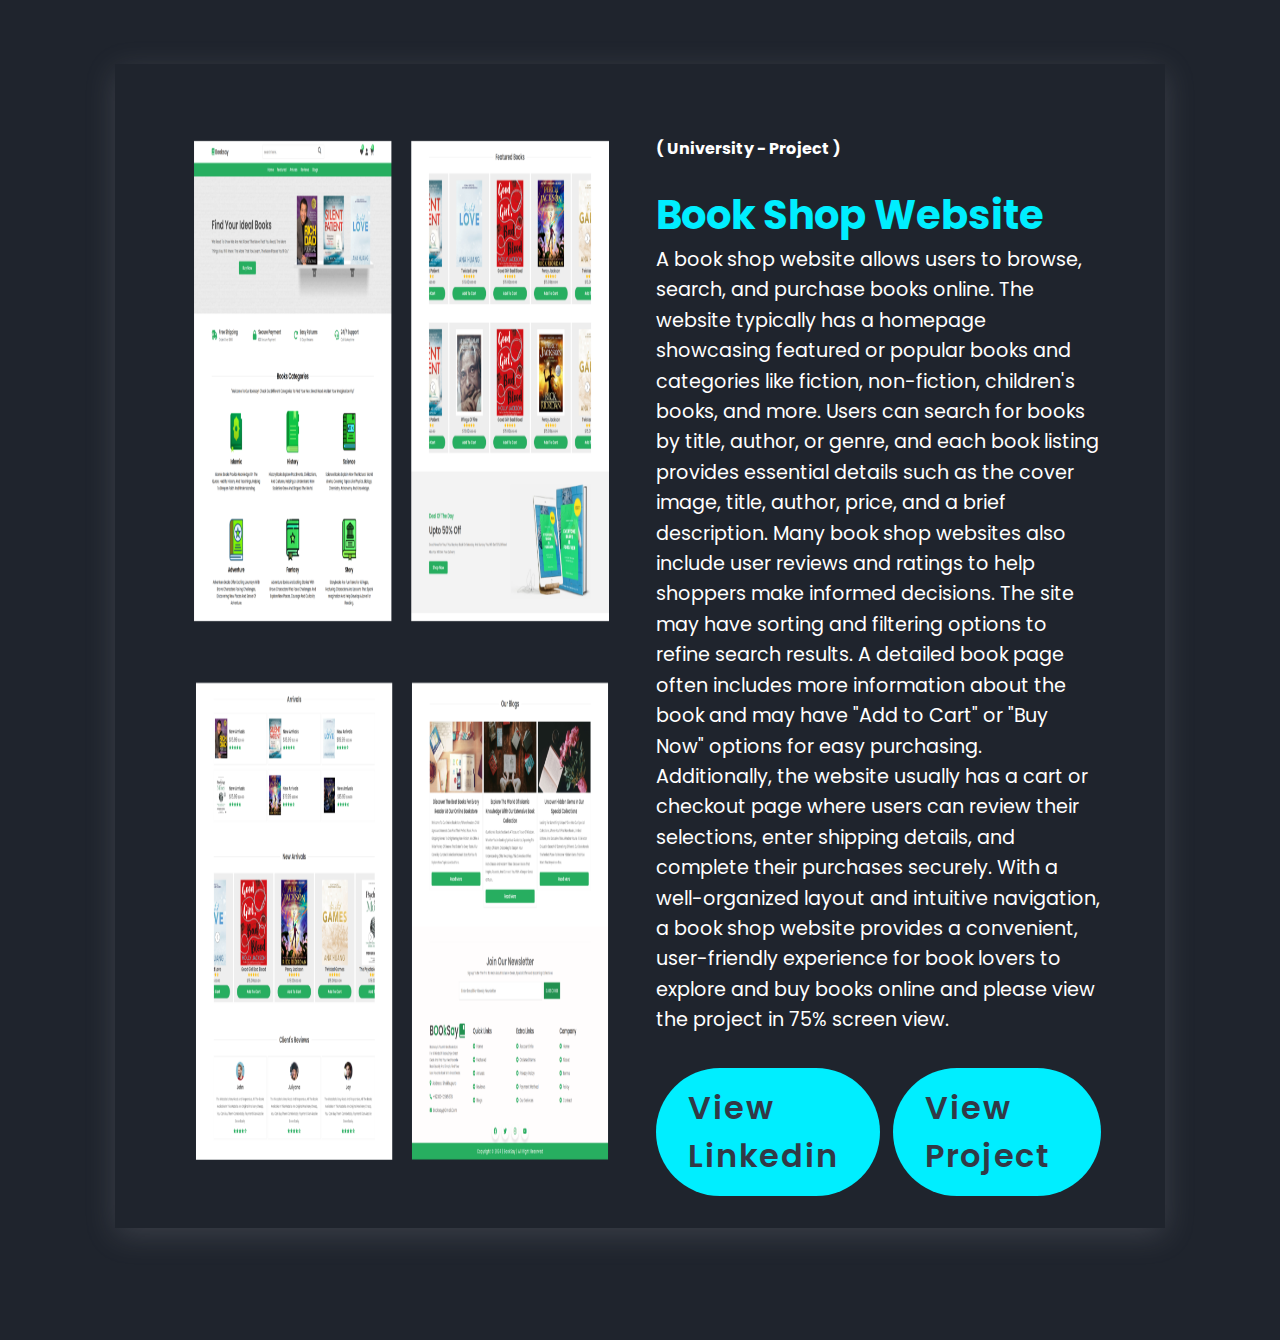
<file: bookshop.html>
<!DOCTYPE html>
<html lang="en">
<head>
    <meta charset="UTF-8">
    <meta name="viewport" content="width=device-width, initial-scale=1.0">
    <title>Project</title>
    <link rel="shortcut icon" href="./images/Logo.png" type="image/x-icon">
    <link rel="stylesheet" href="style.css">
    <link rel="stylesheet" href="https://cdn.jsdelivr.net/npm/bootstrap-icons@1.11.3/font/bootstrap-icons.min.css">
    <link rel="stylesheet" href="https://cdnjs.cloudflare.com/ajax/libs/font-awesome/5.15.3/css/all.min.css" />
</head>
<body>
    <section>
        <div class="container-section">
            
            <div class="weather-container">
                <div class="weather-img1">
                    <img src="./images/Projects/bookshop.png" >
                </div>
                <div class="weather-text">
                    <h4>( University - Project )</h4>
                    <h1 class="text-h1"><span>Book Shop Website</span></h1>
                    <p>A book shop website allows users to browse, search, and purchase books online. The website typically has a homepage showcasing featured or popular books and categories like fiction, non-fiction, children's books, and more. Users can search for books by title, author, or genre, and each book listing provides essential details such as the cover image, title, author, price, and a brief description. Many book shop websites also include user reviews and ratings to help shoppers make informed decisions. The site may have sorting and filtering options to refine search results. A detailed book page often includes more information about the book and may have "Add to Cart" or "Buy Now" options for easy purchasing. Additionally, the website usually has a cart or checkout page where users can review their selections, enter shipping details, and complete their purchases securely. With a well-organized layout and intuitive navigation, a book shop website provides a convenient, user-friendly experience for book lovers to explore and buy books online and please view the project in 75% screen view.<p>
                    <div class="btns">
                        <a href="#" class="btn">View Linkedin</a>
                        <a href="https://code-with-waseem.github.io/Bookshop/" class="btn">View Project</a>
                    </div>
              </div>
           </div>
       </div>
    </section>
</body>
</html>
</file>
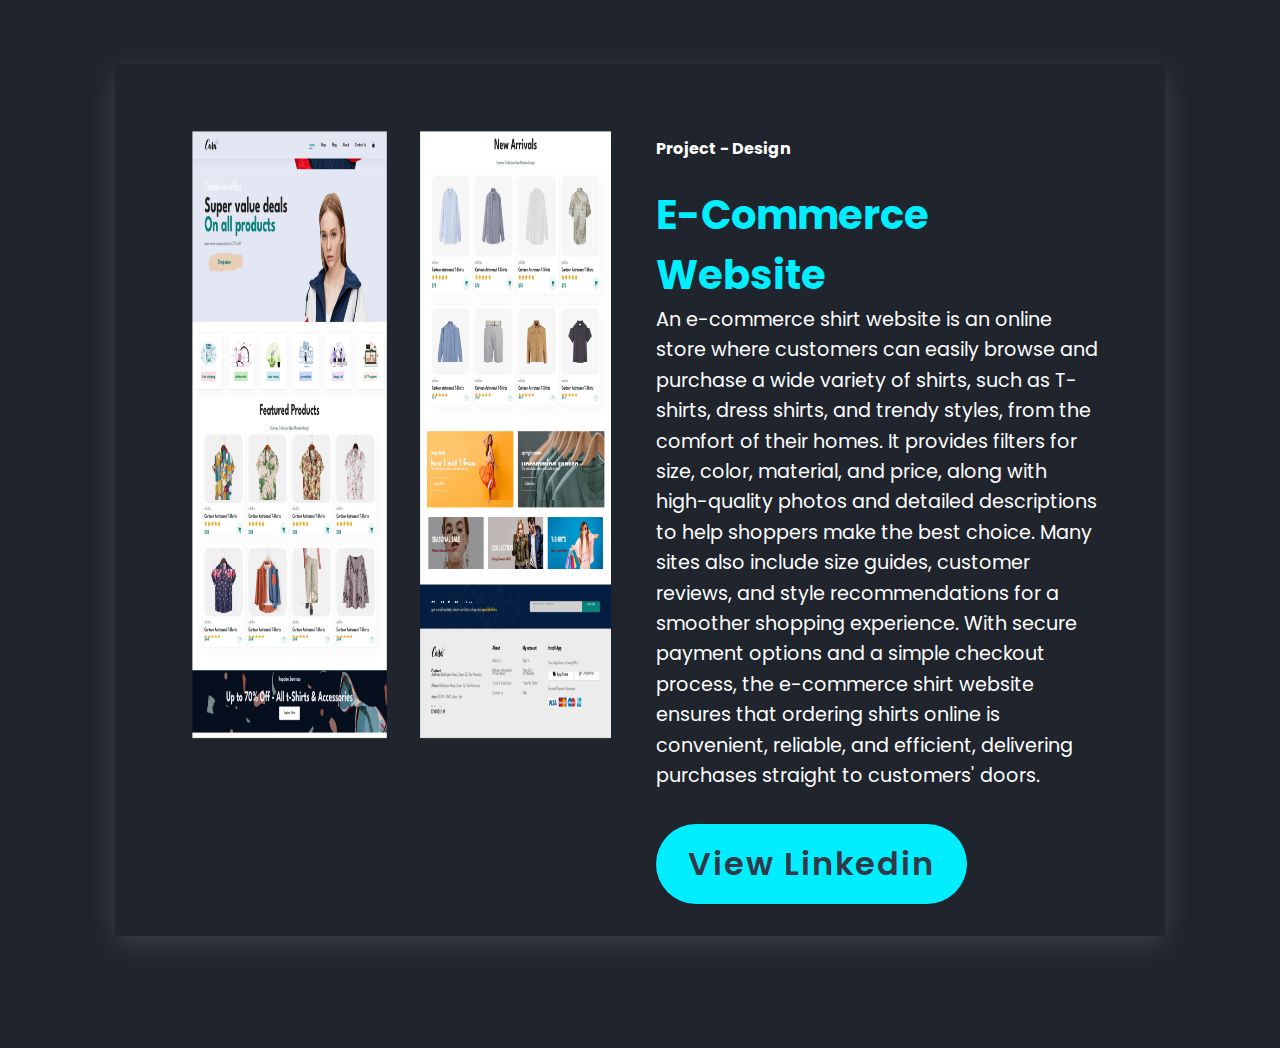
<file: ecommerce.html>
<!DOCTYPE html>
<html lang="en">
<head>
    <meta charset="UTF-8">
    <meta name="viewport" content="width=device-width, initial-scale=1.0">
    <title>Project</title>
    <link rel="shortcut icon" href="./images/Logo.png" type="image/x-icon">
    <link rel="stylesheet" href="style.css">
    <link rel="stylesheet" href="https://cdn.jsdelivr.net/npm/bootstrap-icons@1.11.3/font/bootstrap-icons.min.css">
    <link rel="stylesheet" href="https://cdnjs.cloudflare.com/ajax/libs/font-awesome/5.15.3/css/all.min.css" />
</head>
<body>
    <section>
        <div class="container-section">
            
            <div class="weather-container">
                <div class="ecom-img">
                    <img src="./images/Projects/ecommerce.png" >
                </div>
                <div class="weather-text">
                    <h4>Project - Design</h4>
                    <h1 class="text-h1"><span> E-Commerce Website</span></h1>
                    <p>
                        An e-commerce shirt website is an online store where customers can easily browse and purchase a wide variety of shirts, such as T-shirts, dress shirts, and trendy styles, from the comfort of their homes. It provides filters for size, color, material, and price, along with high-quality photos and detailed descriptions to help shoppers make the best choice. Many sites also include size guides, customer reviews, and style recommendations for a smoother shopping experience. With secure payment options and a simple checkout process, the e-commerce shirt website ensures that ordering shirts online is convenient, reliable, and efficient, delivering purchases straight to customers' doors.<p>
                    <div class="btns">
                        <a href="#" class="btn">View Linkedin</a>
                    </div>
              </div>
           </div>
       </div>
    </section>
</body>
</html>
</file>
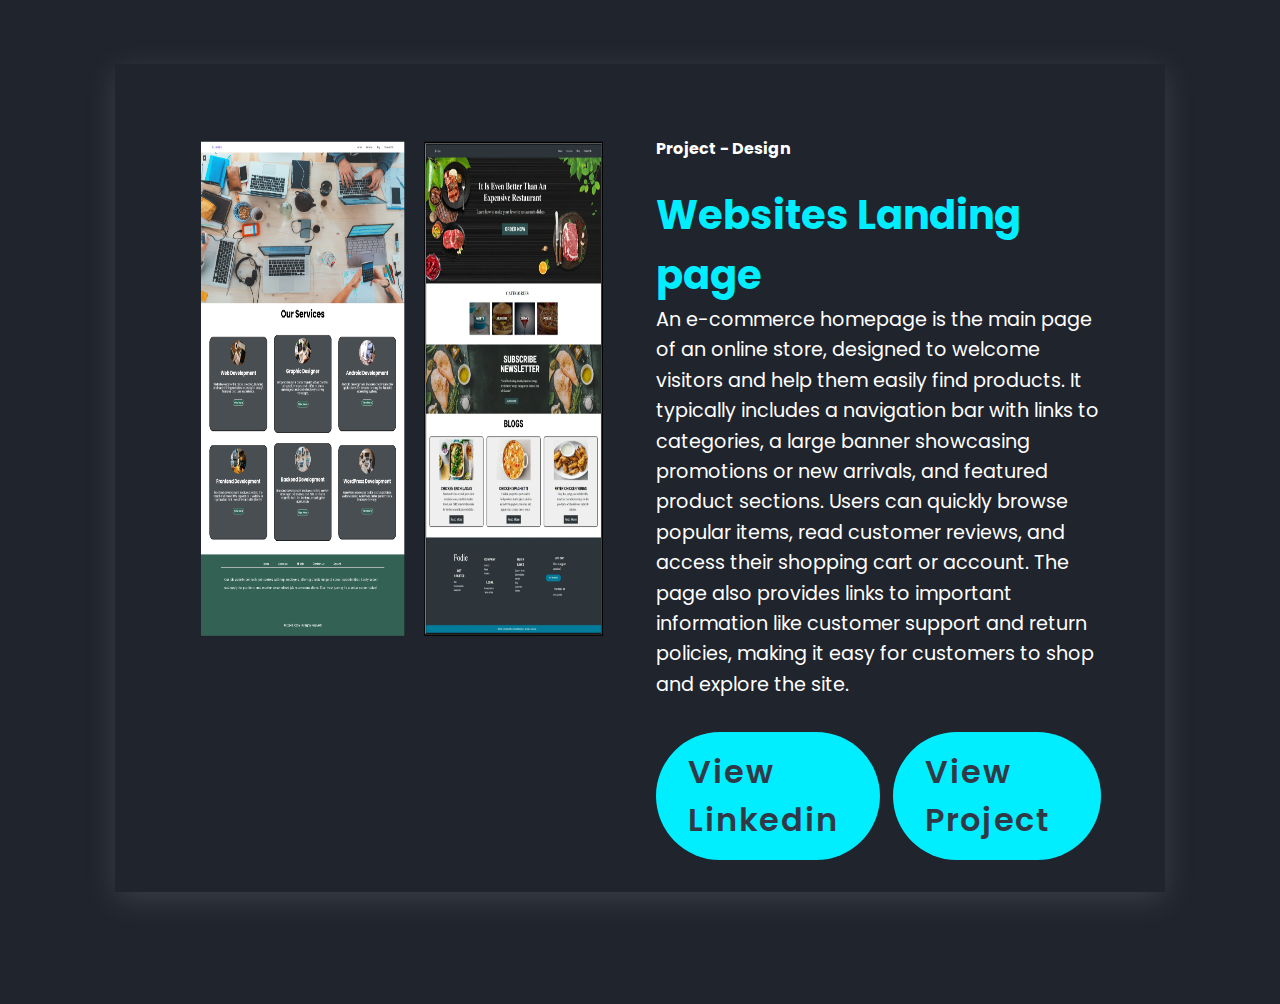
<file: landingPage.html>
<!DOCTYPE html>
<html lang="en">
<head>
    <meta charset="UTF-8">
    <meta name="viewport" content="width=device-width, initial-scale=1.0">
    <title>Project</title>
    <link rel="shortcut icon" href="./images/Logo.png" type="image/x-icon">
    <link rel="stylesheet" href="style.css">
    <link rel="stylesheet" href="https://cdn.jsdelivr.net/npm/bootstrap-icons@1.11.3/font/bootstrap-icons.min.css">
    <link rel="stylesheet" href="https://cdnjs.cloudflare.com/ajax/libs/font-awesome/5.15.3/css/all.min.css" />
</head>
<body>
    <section>
        <div class="container-section">
            
            <div class="weather-container">
                <div class="onepage-img">
                    <img src="./images/Projects/single page.png" >
                </div>
                <div class="weather-text">
                    <h4>Project - Design</h4>
                    <h1 class="text-h1"><span>Websites Landing page</span></h1>
                    <p>An e-commerce homepage is the main page of an online store, designed to welcome visitors and help them easily find products. It typically includes a navigation bar with links to categories, a large banner showcasing promotions or new arrivals, and featured product sections. Users can quickly browse popular items, read customer reviews, and access their shopping cart or account. The page also provides links to important information like customer support and return policies, making it easy for customers to shop and explore the site.<p>
                    <div class="btns">
                        <a href="https://www.linkedin.com/posts/imuhammadwaseem_100daysofcode-100daysofcode-activity-7240390453102043136-UXhS?utm_source=share&utm_medium=member_desktop" class="btn">View Linkedin</a>
                        <a href="https://www.linkedin.com/posts/imuhammadwaseem_100daysofcode-100daysofcode-activity-7240390453102043136-UXhS?utm_source=share&utm_medium=member_desktop" class="btn">View Project</a>
                    </div>
              </div>
           </div>
       </div>
    </section>
</body>
</html>
</file>
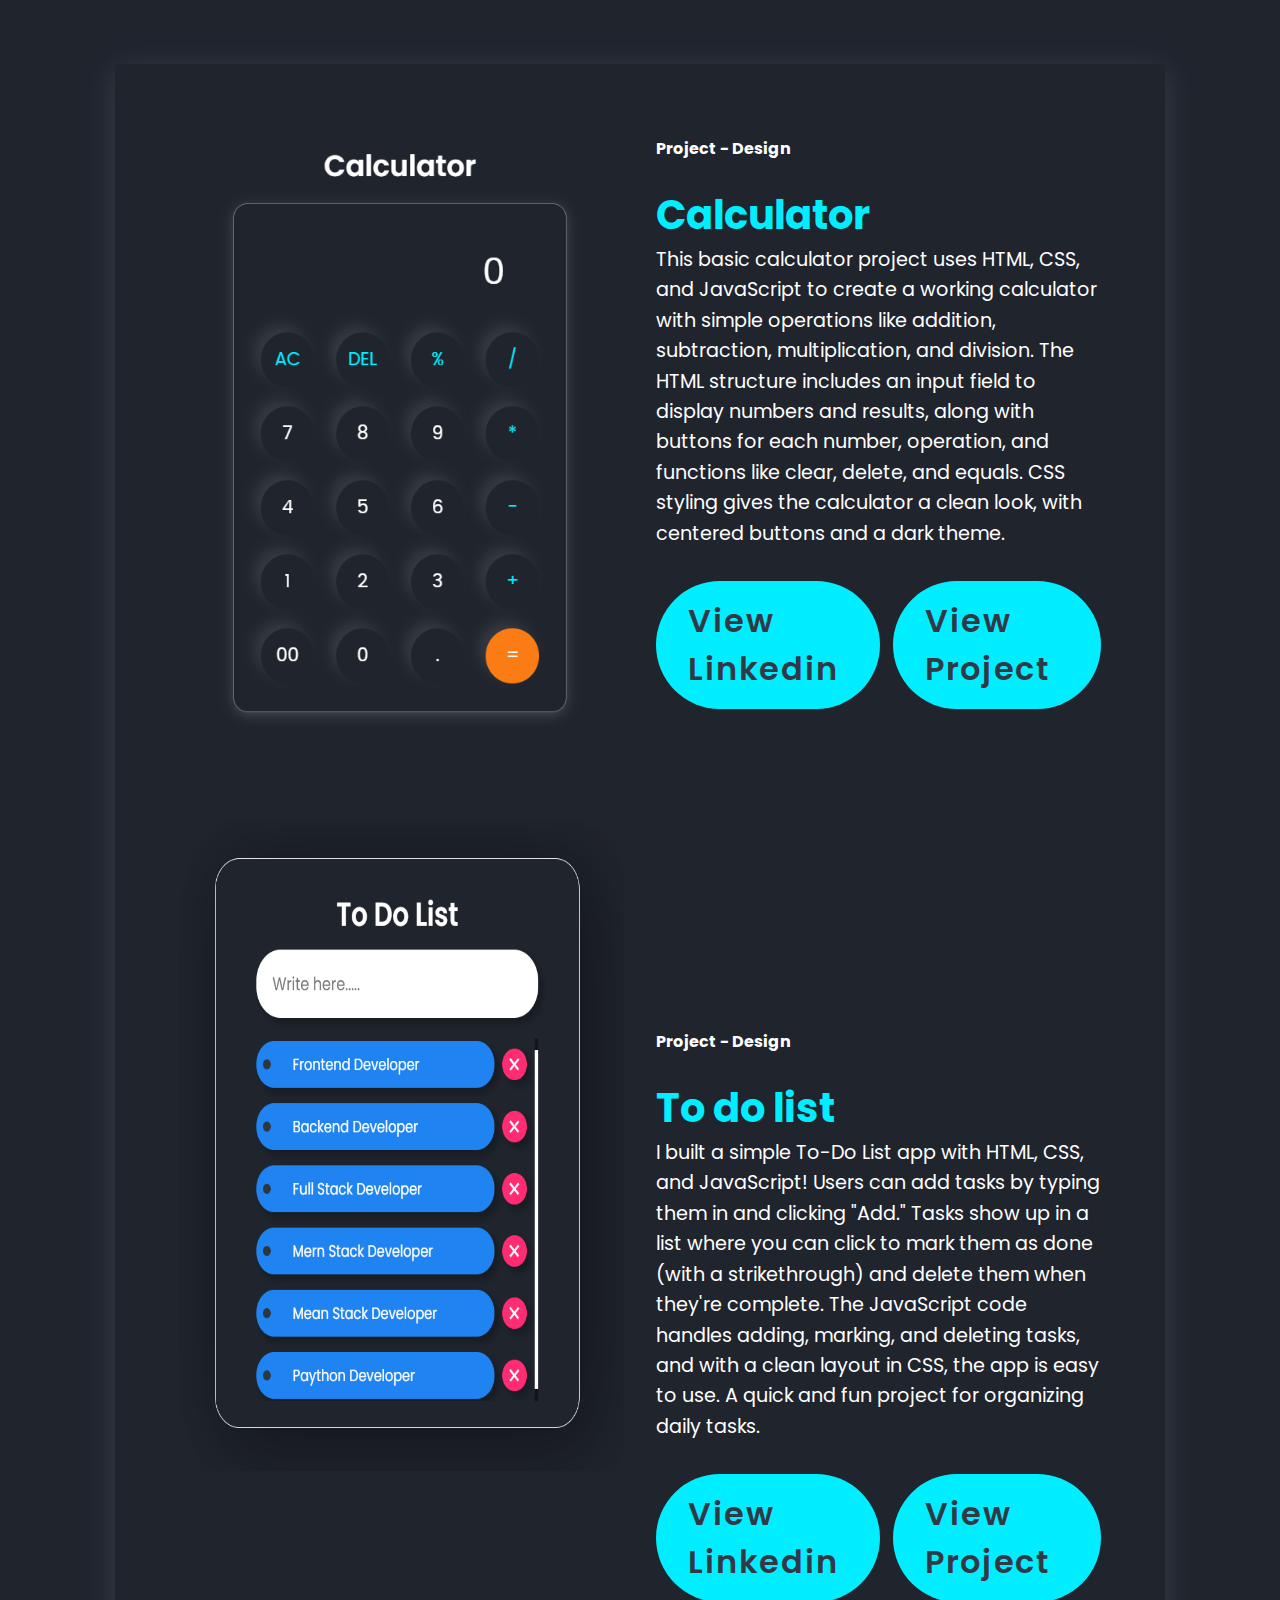
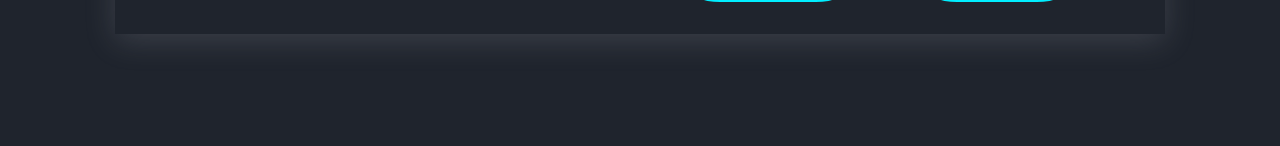
<file: projects.html>
<!DOCTYPE html>
<html lang="en">
<head>
    <meta charset="UTF-8">
    <meta name="viewport" content="width=device-width, initial-scale=1.0">
    <title>Project</title>
    <link rel="shortcut icon" href="./images/Logo.png" type="image/x-icon">
    <link rel="stylesheet" href="style.css">
    <link rel="stylesheet" href="https://cdn.jsdelivr.net/npm/bootstrap-icons@1.11.3/font/bootstrap-icons.min.css">
    <link rel="stylesheet" href="https://cdnjs.cloudflare.com/ajax/libs/font-awesome/5.15.3/css/all.min.css" />
</head>
<body>
    <section>
        <div class="container-section">
            
            <div class="weather-container">
                <div class="calculator-img">
                    <img src="./images/Projects/calculator.png" >
                    <img src="./images/Projects/to do list (2).png" >

                </div>
                <div class="weather-text">
                    <h4>Project - Design</h4>
                    <h1 class="text-h1"><span>Calculator</span></h1>
                    <p>This basic calculator project uses HTML, CSS, and JavaScript to create a working calculator with simple operations like addition, subtraction, multiplication, and division. The HTML structure includes an input field to display numbers and results, along with buttons for each number, operation, and functions like clear, delete, and equals. CSS styling gives the calculator a clean look, with centered buttons and a dark theme.<p>
                    <div class="btns">
                        <a href="#" class="btn">View Linkedin</a>
                        <a href="https://code-with-waseem.github.io/calculator/" class="btn">View Project</a>
                    </div>
                    <div class="to-do-list">
                        <h4>Project - Design</h4>
                        <h1 class="text-h1"><span>To do list</span></h1>
                        <p>I built a simple To-Do List app with HTML, CSS, and JavaScript! Users can add tasks by typing them in and clicking "Add." Tasks show up in a list where you can click to mark them as done (with a strikethrough) and delete them when they're complete. The JavaScript code handles adding, marking, and deleting tasks, and with a clean layout in CSS, the app is easy to use. A quick and fun project for organizing daily tasks.</p>
                        <div class="btns">
                            <a href="#" class="btn">View Linkedin</a>
                            <a href="https://code-with-waseem.github.io/Todolist/" class="btn">View Project</a>
                       </div>
                    </div>
                    
              </div>
           </div>
       </div>
    </section>
</body>
</html>
</file>
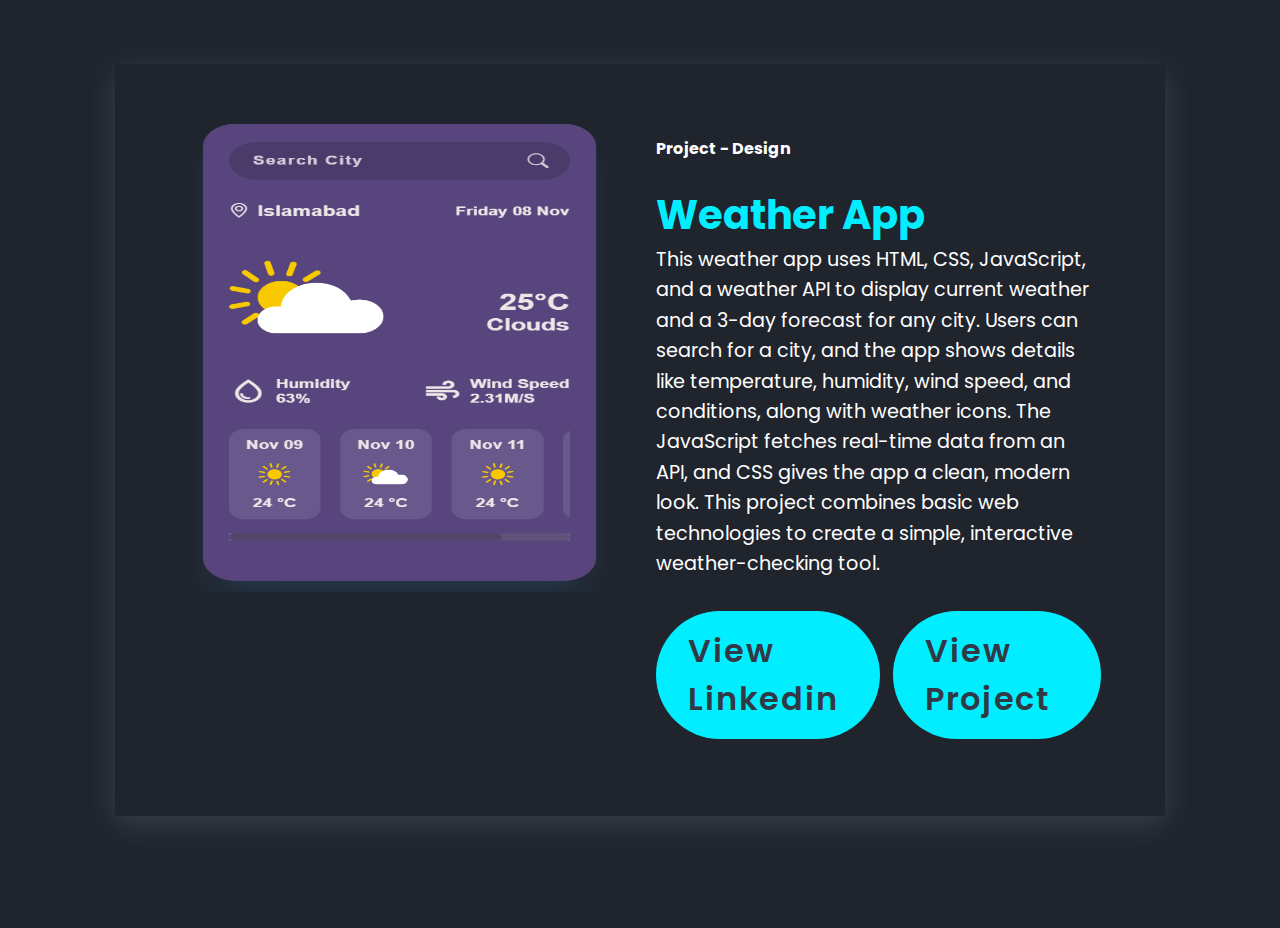
<file: weather.html>
<!DOCTYPE html>
<html lang="en">
<head>
    <meta charset="UTF-8">
    <meta name="viewport" content="width=device-width, initial-scale=1.0">
    <title>Project</title>
    <link rel="shortcut icon" href="./images/Logo.png" type="image/x-icon">
    <link rel="stylesheet" href="style.css">
    <link rel="stylesheet" href="https://cdn.jsdelivr.net/npm/bootstrap-icons@1.11.3/font/bootstrap-icons.min.css">
    <link rel="stylesheet" href="https://cdnjs.cloudflare.com/ajax/libs/font-awesome/5.15.3/css/all.min.css" />
</head>
<body>
    <section>
        <div class="container-section">
            
            <div class="weather-container">
                <div class="weather-img">
                    <img src="./images/Projects/2.png" >
                </div>
                <div class="weather-text">
                    <h4>Project - Design</h4>
                    <h1 class="text-h1"><span>Weather App</span></h1>
                    <p>This weather app uses HTML, CSS, JavaScript, and a weather API to display current weather and a 3-day forecast for any city. Users can search for a city, and the app shows details like temperature, humidity, wind speed, and conditions, along with weather icons. The JavaScript fetches real-time data from an API, and CSS gives the app a clean, modern look. This project combines basic web technologies to create a simple, interactive weather-checking tool.<p>
                    <div class="btns">
                        <a href="#" class="btn">View Linkedin</a>
                        <a href="https://code-with-waseem.github.io/weather/" class="btn">View Project</a>
                    </div>
              </div>
           </div>
       </div>
    </section>
</body>
</html>
</file>
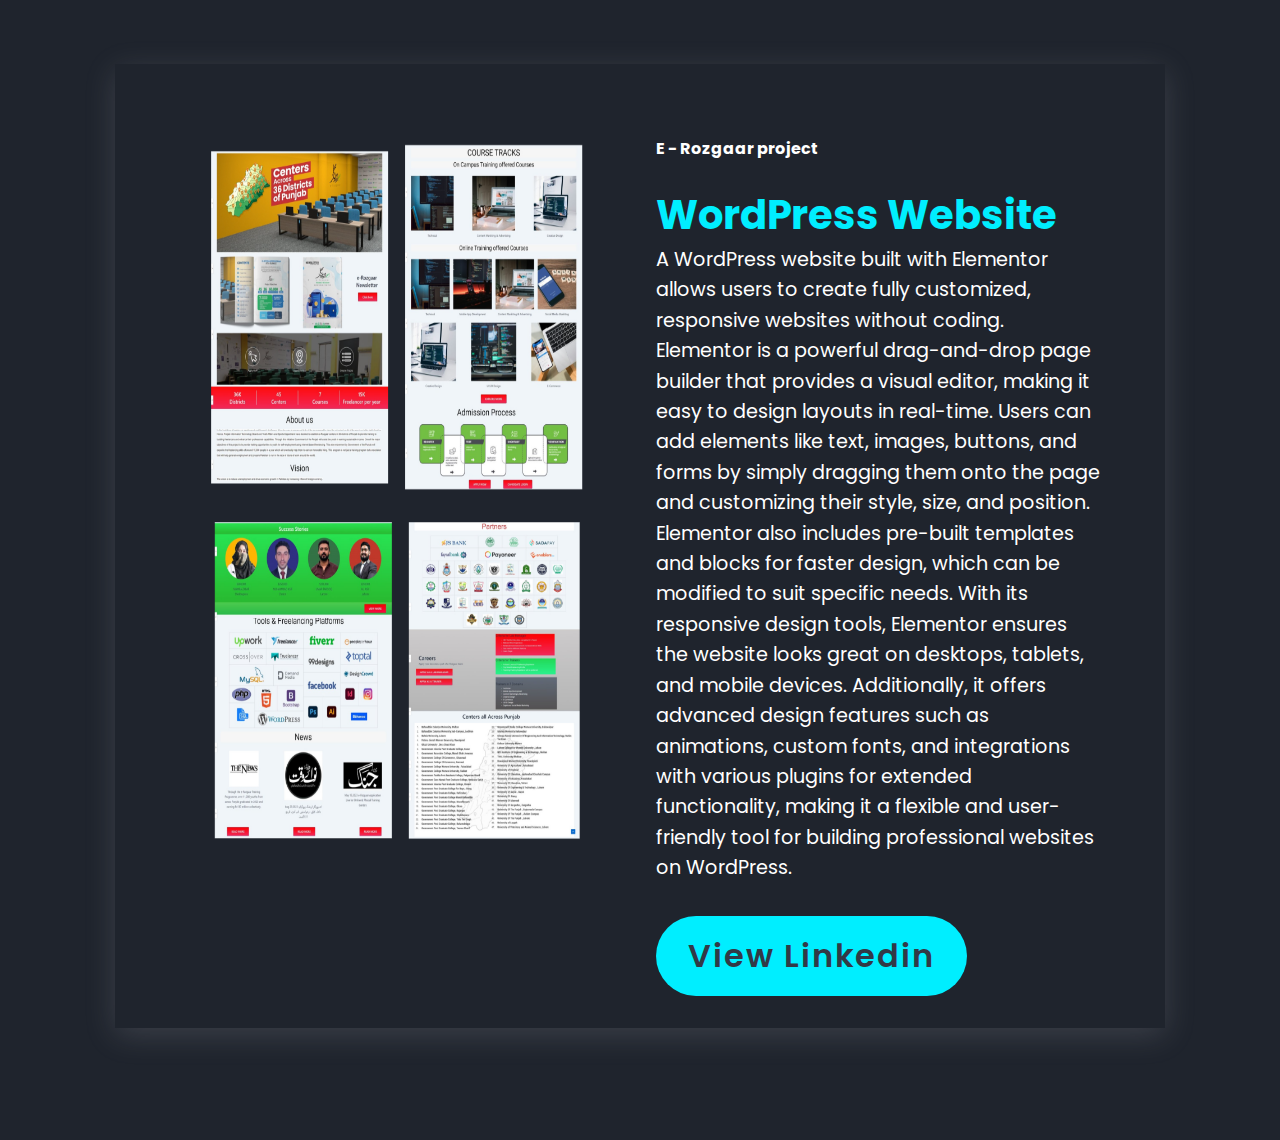
<file: wordpress.html>
<!DOCTYPE html>
<html lang="en">
<head>
    <meta charset="UTF-8">
    <meta name="viewport" content="width=device-width, initial-scale=1.0">
    <title>Project</title>
    <link rel="shortcut icon" href="./images/Logo.png" type="image/x-icon">
    <link rel="stylesheet" href="style.css">
    <link rel="stylesheet" href="https://cdn.jsdelivr.net/npm/bootstrap-icons@1.11.3/font/bootstrap-icons.min.css">
    <link rel="stylesheet" href="https://cdnjs.cloudflare.com/ajax/libs/font-awesome/5.15.3/css/all.min.css" />
</head>
<body>
    <section>
        <div class="container-section">
            
            <div class="weather-container">
                <div class="wordpres-img">
                    <img src="./images/Projects/wordpress.png" >
                </div>
                <div class="weather-text">
                    <h4>E - Rozgaar project</h4>
                    <h1 class="text-h1"><span>WordPress Website</span></h1>
                    <p>A WordPress website built with Elementor allows users to create fully customized, responsive websites without coding. Elementor is a powerful drag-and-drop page builder that provides a visual editor, making it easy to design layouts in real-time. Users can add elements like text, images, buttons, and forms by simply dragging them onto the page and customizing their style, size, and position. Elementor also includes pre-built templates and blocks for faster design, which can be modified to suit specific needs. With its responsive design tools, Elementor ensures the website looks great on desktops, tablets, and mobile devices. Additionally, it offers advanced design features such as animations, custom fonts, and integrations with various plugins for extended functionality, making it a flexible and user-friendly tool for building professional websites on WordPress.<p>
                    <div class="btns">
                        <a href="#" class="btn">View Linkedin</a>
                    </div>
              </div>
           </div>
       </div>
    </section>
</body>
</html>
</file>
<file: style.css>
@import url('https://fonts.googleapis.com/css2?family=Poppins:ital,wght@0,100;0,200;0,300;0,400;0,500;0,600;0,700;0,800;0,900;1,100;1,200;1,300;1,400;1,500;1,600;1,700;1,800;1,900&display=swap');

*{
    margin: 0;
    padding: 0;
    box-sizing: border-box;
    text-decoration: none;
    border: none;
    outline: none;
    scroll-behavior: smooth;
    font-family: 'poppins',sans-serif;
}
:root{
    --bg-color:#1f242d;
    --second-bg-color:#323946;
    --text-color:#fff;
    --main-color:#0ef;
}
body{
    background: var(--bg-color);
    color:var(--text-color);
}
 section{
    min-height: 100vh;
    padding: 9rem 9% 2rem; 
}
section .heading{
    /* transform: translateY(-35%); */
    font-size: 3.5rem;
    margin-bottom: 2.5rem;
}

.header{
    position: fixed;
    top: 0;
    left: 0;
    width: 100%;
    padding: 2rem 9%;
    background: var(--bg-color);
    display: flex;
    justify-content: space-between;
    align-items: center;
    z-index: 100;
}

.header.sticky{
    border-top: .1rem solid rgba(0, 0, 0, .2);
}
.logo{
    font-size: 2.7rem;
    color: var(--text-color);
    font-weight: 600;
    cursor: default;
}
.navbar a{
    font-size: 1.5rem;
    color:  var(--text-color);
    margin-left: 2rem;
    transition: .3s;
}
.navbar a.active{
    color: var(--main-color);
}
.navbar a:hover{
    color: var(--main-color);
    border-top: 3px solid var(--main-color);
}
#menu-icon{
    font-size: 2.5rem;
    color: var(--text-color);
    display: none;
}

/* Home Section */
.home{
    display: flex;
    justify-content: center;
    align-items: center;
}

.home-img img{
    width: 30vw;
    animation: floatImage 4s ease-in-out infinite;
}
@keyframes floatImage{
    0%{
        transform: translateY(0);
    }

    50%{
        transform: translateY(-2.4rem);
    }

    100%{
        transform: translateY(0);
    }
}
.home-content h3{
    font-size: 2.7rem;
    font-weight: 700;
}

.home-content h3:nth-of-type(2){
    margin-bottom: 2rem;
}

span{
    color: var(--main-color);
}
.home-content h1{
    font-size: 3.5rem;
    font-weight: 700;
    line-height: 1.3;
}

.home-img img{
    width: 550px;
    height: 550px;
}

.home-content p{
    font-size: 1.8rem;
}

.home-content a{
    margin-top: 2rem;
}
.social-media a{
    display: inline-flex;
    justify-content: center;
    align-items: center;
    width: 4rem;
    height: 4rem;
    background: transparent;
    border: .2rem solid var(--main-color);
    border-radius: 50%;
    font-size: 2rem;
    color:var(--main-color); 
    margin: 3rem 1.5rem 3rem 0;
    transition: .5s ease;
}

.social-media a:hover{
    background: var(--main-color);
    color: var(--second-bg-color);
    box-shadow: 0 0 1rem var(--main-color);
}

.btn{
    display: inline-block;
    padding: .8rem 2.8rem;
    background:var(--main-color);
    border-radius: 4rem;
    font-size: 2rem;
    color: var(--second-bg-color);
    letter-spacing: .1rem;
    font-weight: 600;
}

.btn:hover{
    box-shadow: 0 0 1rem var(--main-color);
}
/* About Section */
.about{
    display: flex;
    justify-content: center;
    align-items: center;
    gap: 2rem;
    background: var(--second-bg-color);
}
.about-img img{
    width: 600px;
    height: 600px;
}

.heading{
    text-align: center;
    font-size: 3rem;
}

.about-content{
    width: fit-content;
}
.about-content h2{
    text-align: left;
    line-height: 1.2;
}

.about-content h3{
    font-size: 2.7rem;
}

.about-content p{
    font-size: 1.6rem;
    margin: 1rem 0 2rem;
    line-height: 2.5rem;
}

/* Services Section */

.services h2{
    /* margin-bottom: 5rem; */

}
.servies-container{
    display: grid;
    grid-template-columns: repeat(auto-fit, minmax(25rem, 1fr));  
    gap: 1rem;
}

.service-img{
    width: 150px;
    height: 150px;
}

.servies-container .services-containers .services-box{
    background: rgb(43, 41, 41);
    padding: 1rem 2rem 2rem;
    border-radius: 2rem;
    text-align: center;
    border: .2rem solid var(--bg-color);
    transition: .5s ease;
    display:grid;
    grid-template-columns: repeat(3, 1fr);
    grid-gap: 3rem;
}

.services-box h3{
    font-size: 2.4rem;
    color: var(--main-color);
}

.services-box .servic-text-h3{
    font-size: 2.1rem;
}

.services-box p{
    font-size: 1.4rem;
    margin: .5rem 0 1rem;
}

.servies-container .services-box:hover{
    border-color: var(--main-color);
    transform: scale(1.02);
}
/* 2nd part  */
.services-box{
    flex: 1 1 30rem;
    background: var(--second-bg-color);
    padding: 2rem 2rem 2rem;
    border-radius: 2rem;
    text-align: center;
    border: .2rem solid var(--bg-color);
    transition: .5s ease;
}

.services-box:hover{
    border-color: var(--main-color);
    transform: scale(1.02);
}

/* Resume Design */

.resumes{
    display: grid;
    grid-template-columns: repeat(auto-fit, minmax(30rem, 1fr));      
}
.resume{
    background: #12181e;
}

.resume .my-education h2{
    text-align: center;
    letter-spacing: 1px;
}
.more{
    text-align: center;
    font-size: 3.5rem;
}

.my-education h2{
    font-size: 2.2rem;
}
#edu{
    margin-top: 3rem;
}

.education{
    padding: 1rem;
    line-height: 4rem;
}
.education h3{
    font-size: 1.8rem;
    color: var(--main-color);
}

.education h6{
    font-size: 1.8rem;
    color: var(--main-color);
    letter-spacing: 2px;
}

.education h5{
    font-size: 1.1rem;
}

.education p{
    font-size: 1.5rem;
}

/* 2nd part Skill */

.index-about-skill {
    background: #12181e;
}

.index-about-skill .skill-box{
    margin-top: 3rem;
}
.index-about-skill h1{
    font-size: 2.2rem;
}

.index-about-skill .headings{
    text-align: center;
    letter-spacing: 1px;
}

.index-about-skill p{ 
    font-size: 1.3rem;
}

.index-about-skill-bar {
    margin-bottom: 2rem;
    height: .8rem;
    background: var(--second-bg-color);
}

.index-about-skill-bar-fill{
    height: .8rem;
    background-color: var(--main-color);
}

.html {
    width: 90%;
}


.css {
    width: 80%;
}


.javascript {
    width: 70%;
}


.graphic {
    width: 75%;
}


.wordpress {
    width: 80%;
}


.marketing{
    width: 80%;
}

.percentage {
    display: flex;
    justify-content: space-between;
    letter-spacing: 2px;
}

.color{
    color: var(--text-color);
}

/* Portfolio Section */

.portfolio{
    background: var(--bg-color);
}

.portfolio h2{
    margin-bottom: 4rem;
}

.portfolio-container{
    display: grid;
    grid-template-columns: repeat(auto-fit, minmax(25rem, 1fr));  
    align-items: center;
    gap: 2.5rem;
}

.portfolio-container .portfolio-box{
    position: relative;
    border-radius: 1rem;
    box-shadow: 0 0 1rem var(--second-bg-color);
    overflow: hidden;
    display: flex;
}

.portfolio-box img{
    width: 100%;
    transition: .5s ease;
}

.portfolio-box:hover img{
    transform: scale(1.1);
}
.portfolio-box .portfolio-layer{
    position:absolute;
    bottom: 0;
    left: 0;
    width: 100%;
    height: 100%;
    background: linear-gradient(rgba(0, 0, 0, .1),rgb(0, 0, 0));
    display: flex;
    justify-content: center;
    align-items: center;
    flex-direction: column;
    text-align: center;
    padding: 0 4rem ;
    transform: translateY(100%);
    transition: .5s ease;
}

.portfolio-box:hover .portfolio-layer{
    transform: translateY(0);
}

.portfolio-box{
    border: 1px solid var(--main-color);
}
.portfolio-layer h4{
    font-size: 2.8rem;
}

.portfolio-layer p{
    font-size: 1.2rem;
    margin: .3rem 0 1rem;
}

.portfolio-layer a{
    display: inline-flex;
    justify-content: center;
    align-items: center;
    width: 4rem;
    height: 4rem;
    background:var(--main-color);
    border-radius: 50%;
}

.portfolio-layer a i{
    font-size: 2rem;
    color:var(--bg-color);
}

/* Next Pages */

.container-section{
    padding: 0 4rem 2rem;
    box-shadow: rgba(177, 177, 186, 0.2) 0px 7px 29px 0px;
    transform: translateY(-5rem);
}

.weather-container{
    display: grid;
    grid-template-columns: repeat(auto-fit, minmax(25rem, 1fr));  
    gap: 2rem;
}

.weather-img{
    height: 80vh;
    padding-top: 3rem;
} 

.weather-img img{
    width: 100%;
    height: 480px;
}

.weather-text .text-h1{
    font-size: 2.5rem;
    padding-top: 1.5rem;
}
.weather-text{
    margin-top: 1.5rem;
    padding-top: 3rem;
}
.weather-text p{
    font-size: 1.2rem;
    line-height: 1.9rem;
}

.btns {
    display: flex;
    gap: .8rem;
    padding-top: 2rem;
}

.btns a{
    padding: 1rem 2rem;
}
  
.weather-img1 img{
    width: 100%;
    height: 100%;
    padding-top: 3rem;
}

.calculator-img img{
    height: 700px;
    width: 100%;
    padding-top: 3rem;
}

.wordpres-img img{
    height: 800px;
    width: 100%;
    padding-top: 3rem;
}

.ecom-img img{
    height: 700px;
    width: 100%;
    padding-top: 3rem;
}

.onepage-img img{
    height: 600px;
    width: 100%;
    padding-top: 3rem;
}

.calculator-img img{
    height: 700px;
    width: 100%;
    padding-top: 3rem;
}


.to-do-list{
    padding-top: 20rem;
}

.to-do-list h1{
    padding-top: 5rem;
}


/* Blog Section */

.blog{
    background: var(--second-bg-color);
}

.blog h2{
    margin-bottom: 2rem;
}

.blog-container{
    display: grid;
    grid-template-columns: repeat(auto-fit, minmax(25rem, 1fr));  
    align-items: center;
    gap: 2.5rem;
}

.blog-container .blog-box{
    border-radius: 1rem;
    box-shadow: 0 0 1rem var(--second-bg-color);
    padding: 1rem 1rem 1rem 1rem;

}

.blog-box img{
    width: 100%;
    transition: .5s ease;
    border-radius: .8rem;
}

.blog-layer h4{
    font-size: 2.2rem;
    text-align: center;
}

.blog-layer p{
    font-size: 1.2rem;
    margin: .3rem 0 1rem;
    text-align: center;
}

.blog-layer a{
    font-size: 1.3rem;
    color:var(--second-bg-color);
    display: flex;
    text-align: center;
    justify-content: center;
    align-items: center;
}

.blog-btn{
    display: inline-block;
    padding: 1rem 1rem 1rem 1rem;
    background:var(--main-color);
    border-radius: 4rem;
    font-size: 1.6rem;
    color: var(--second-bg-color);
    letter-spacing: .1rem;
    font-weight: 600;
}

.blog-btn:hover{
    box-shadow: 0 0 1rem var(--main-color);
}

.blog-layer{
    padding: 1rem 1rem 1rem 1rem;
}

.blog-layer h3{
    text-align: center;
    color: var(--main-color);
}

.blog-box{
    background:var(--bg-color);
    border-radius: 1rem;
}

.blog-box:hover{
    border:2px solid var(--main-color);
}

/* Contact form Design */

.contact-container{
    display: grid;
    grid-template-columns: repeat(auto-fit, minmax(40rem, 1fr));  
    /* margin-top: 5rem; */
}

.contact-container h1{
    font-size: 2.9rem;
}

.contact-container p{
    font-size: 1.3rem;
}
.contact-container h2{
    font-size:2rem;
    color: var(--main-color);
}

.contact-container h3{
    font-size: 1.5rem;
}

.contact-box{
    padding-top: 2rem;
}
.contact form{
    text-align: center;
}

.contact form .input-box{
    display: flex;
    justify-content: space-between;
    flex-wrap: wrap;
}

.contact form .input-box input,
.contact form textarea{
    width: 100%;
    padding: 1.1rem;
    font-size: 1.6rem;
    color: var(--text-color);
    background: var(--second-bg-color);
    border-radius: .8rem;
    margin: .7rem 0;

}

.contact form .input-box input{
    width: 49%;
}

.contact form textarea{
    resize: none;
}
.contact form .btn{
    margin-top: 1rem;
    cursor: pointer;
}

.bt{
    display: inline-block;
    padding: 1rem 2.8rem;
    background:var(--main-color);
    border-radius: 4rem;
    font-size: 1.6rem;
    color: var(--second-bg-color);
    letter-spacing: .1rem;
    font-weight: 600;
    margin: 1.4rem 6rem 0;
}

.bt:hover{
    box-shadow: 0 0 1rem var(--main-color);
}

/* Footer */
.footer{
    display: flex;
    justify-content: space-between;
    align-items: center;
    flex-wrap: wrap;
    padding: .8rem 9%;
    background: var(--second-bg-color);
}

.footer-text p{
    font-size: 1.6rem;
}

.footer-iconTop a{
    display: inline-block;
    justify-content: center;
    align-items: center;
    padding: .8rem;
    background: var(--main-color);
    border-radius: .8rem;
    transition: .5s ease;
}
.footer-iconTop a:hover{
    box-shadow: 0 0 1rem var(--main-color);
}

.footer-iconTop a i{
    font-size: 1.5rem;
    color: var(--second-bg-color);
}
section.hover{
    color: var(--main-color);
    border-top: 3px solid var(--main-color);
}

b{
    font-size: 1.5rem;
}

.social-medias a{

}
.social-medias a{
    display: inline-flex;
    justify-content: center;
    align-items: center;
    width: 4rem;
    height: 4rem;
    background: transparent;
    border: .2rem solid var(--main-color);
    border-radius: 50%;
    font-size: 2rem;
    color:var(--main-color); 
    margin: 1rem 1rem 1rem 0;
    transition: .5s ease;
}

.social-medias a:hover{
    background: var(--main-color);
    color: var(--second-bg-color);
    box-shadow: 0 0 1rem var(--main-color);
}
/* / / / / / / / / / / / / / / /  / / / /  / /  / / / /  / /  / /  / / / /  /  */

/* BREAKPOINTS */


/* / / / / / / / / / / / / / / /  / / / /  / /  / / / /  / /  / /  / / / /  /  */

@media (max-width:991px) {
    header{
        padding: 2rem 3%;
    }

    .services{
        padding-bottom:7rem ;
    }

    section{
        padding: 10rem 3% 2rem;
    }

    .footer{
        padding: 2rem 3%;
    }

    .contact{
        min-height: auto;
    }

    .navbar a:hover{
        border: none;
    }
    .about{
        flex-direction: column;
    }
    .portfolio{
        padding-bottom: 7rem;
    }
}

/* / / / / / / / / / / / / / / /  / / / /  / /  / / / /  / /  / /  / / / /  /  */
@media (max-width:768px) {
    #menu-icon{
        display: block;
    }

    .section.home{
        text-align: center;
        justify-content: center;
    }

    .navbar{
        position: absolute;
        top: 100%;
        left: 0;
        width: 100%;
        padding: 1rem 3%;
        background-color: var(--bg-color);
        border-top: .1rem solid rgba(0, 0, 0, .2);
        box-shadow: 0 .5rem 1rem rgba(0, 0, 0, .2);
        display: none;
    }

    .navbar.active {
        display: block;
    }
    .navbar a:hover{
        border: none;
    }

    .navbar a{
        /* display: block; */
        font-size: 2rem;
        margin: 3rem 0;
    }

    .home{
        flex-direction: column;
    }

    .home-content h3{
        font-size: 2.6rem;
    }

    .home-content h1{
        font-size: 5rem;
    }

    .home-img img{
        width: 70vw;
        margin-top: 4rem;

    }

    .about-img img{
        width: 70vw;

    }

    .about-content{
        width: fit-content;
    }
    .services h2{
        margin-bottom: 3rem;
    }

    .about{
        flex-direction: column;
    }


    .services{
        flex-direction: column;
    }

    .portfolio h2{
        margin-bottom: 3rem;
    }

    .services-box{
            grid-template-columns: repeat(2);
    }

    .portfolio-container{
        grid-template-columns: repeat(2);
    }
    .contact{
        flex-direction: column;
    }

}

/* / / / / / / / / / / / / / / /  / / / /  / /  / / / /  / /  / /  / / / /  /  */
@media (max-width:617px) {
    html{
        font-size: 50%;
    }
    
}

@media (max-width:400px) {
    html{
        font-size:45%;
    }

    .home-img img{
        width: 350px;
        height: 380px;
    }
    
    .about-img img{
        width: 350px;
        height: 380px;
    }

    .weather-container .weather-img1{
        width: 100%;
        height: 100%;
    }




    
}


/*-----  bottom navbar  ---------*/
.bottom-navbar{
    text-align: center;
    background: var(--bg-color);
    position: fixed;
    bottom: 0;
    left: 0;
    right: 0;
    z-index: 1000;
    display: none;
}

.bottom-navbar a{
    font-size: 2.1rem;
    padding: 1.8rem;
    color: #0ef;
}

.bottom-navbar a:hover{
    background: var(--dark-color);
}

@media(max-width:768px){
    .bottom-navbar{
        display: inline-block;
    }
}
</file>
